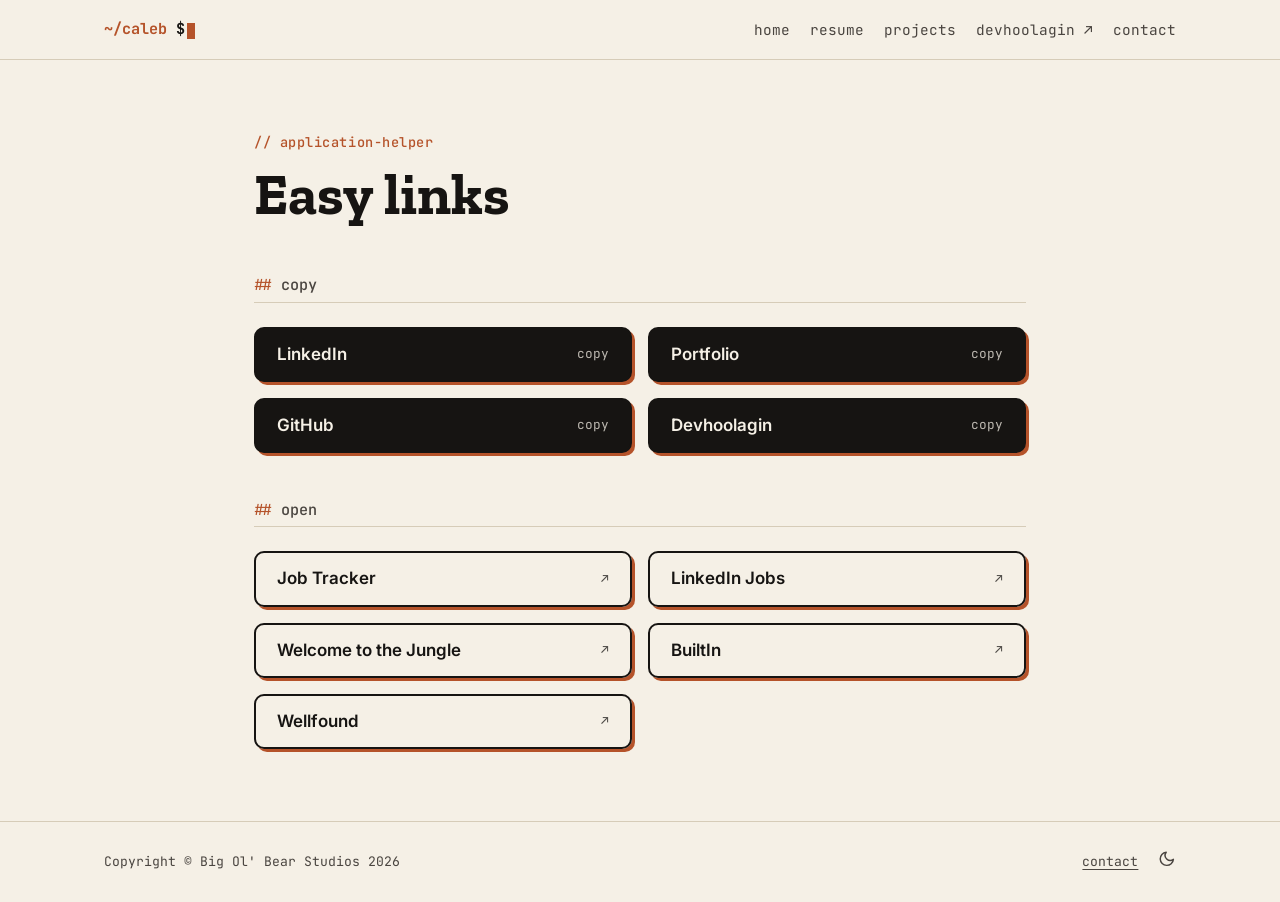
<file: applicationHelper.html>
<!DOCTYPE html>
<html lang="en">
    <head>
        <meta charset="utf-8" />
        <meta name="viewport" content="width=device-width, initial-scale=1" />
        <meta name="robots" content="noindex" />
        <meta name="author" content="Caleb Cunningham" />
        <title>Caleb Cunningham — Application Helper</title>
        <link rel="icon" type="image/svg+xml" href="assets/favicon.svg" />
        <link rel="preconnect" href="https://fonts.googleapis.com" />
        <link rel="preconnect" href="https://fonts.gstatic.com" crossorigin />
        <link href="https://fonts.googleapis.com/css2?family=Inter:wght@400;500;600&amp;family=JetBrains+Mono:wght@400;500;700&amp;family=Zilla+Slab:wght@600;700&amp;display=swap" rel="stylesheet" />
        <link href="css/styles.css" rel="stylesheet" />
        <script>
            // Set the theme before paint so dark mode doesn't flash light
            try {
                const saved = localStorage.getItem("theme");
                document.documentElement.dataset.theme = saved || (matchMedia("(prefers-color-scheme: dark)").matches ? "dark" : "light");
            } catch (e) {}
        </script>
    </head>
    <body>
        <!-- Navigation-->
        <nav class="site-nav">
            <div class="container inner">
                <a class="brand" href="index.html"><span class="prompt">~/caleb</span> $<span class="cursor" aria-hidden="true"></span></a>
                <ul>
                    <li><a href="index.html">home</a></li>
                    <li><a href="resume.html">resume</a></li>
                    <li><a href="projects.html">projects</a></li>
                    <li><a href="https://threehoolagins.github.io/devhoolagin/">devhoolagin ↗</a></li>
                    <li><a href="contact.html">contact</a></li>
                </ul>
            </div>
        </nav>
        <main>
            <section class="section">
                <div class="container narrow">
                    <p class="eyebrow">// application-helper</p>
                    <h1>Easy links</h1>

                    <h2 class="section-title">copy</h2>
                    <div class="helper-grid">
                        <button class="btn" type="button" data-copy="www.linkedin.com/in/calebbcunningham">LinkedIn <span class="hint">copy</span></button>
                        <button class="btn" type="button" data-copy="threehoolagins.github.io">Portfolio <span class="hint">copy</span></button>
                        <button class="btn" type="button" data-copy="github.com/ThreeHoolagins">GitHub <span class="hint">copy</span></button>
                        <button class="btn" type="button" data-copy="threehoolagins.github.io/devhoolagin">Devhoolagin <span class="hint">copy</span></button>
                    </div>

                    <h2 class="section-title">open</h2>
                    <div class="helper-grid">
                        <a class="btn btn--ghost" href="https://docs.google.com/spreadsheets/d/10IO0OaeGypXsavsUPDRRC5KcO5eFD1Vr2EKQQh9Mto8" target="_blank" rel="noopener">Job Tracker <span class="hint">↗</span></a>
                        <a class="btn btn--ghost" href="https://linkedin.com/jobs" target="_blank" rel="noopener">LinkedIn Jobs <span class="hint">↗</span></a>
                        <a class="btn btn--ghost" href="https://app.welcometothejungle.com/jobs" target="_blank" rel="noopener">Welcome to the Jungle <span class="hint">↗</span></a>
                        <a class="btn btn--ghost" href="https://builtin.com/" target="_blank" rel="noopener">BuiltIn <span class="hint">↗</span></a>
                        <a class="btn btn--ghost" href="https://wellfound.com/jobs" target="_blank" rel="noopener">Wellfound <span class="hint">↗</span></a>
                    </div>
                </div>
            </section>
        </main>
        <!-- Footer-->
        <footer class="site-footer">
            <div class="container inner">
                <div>Copyright &copy; Big Ol' Bear Studios 2026</div>
                <ul>
                    <li><a href="contact.html">contact</a></li>
                    <li>
                        <button class="theme-toggle" type="button" aria-label="Toggle dark mode">
                            <svg class="icon-moon" viewBox="0 0 24 24" aria-hidden="true"><path d="M21 12.8A9 9 0 1 1 11.2 3a7 7 0 0 0 9.8 9.8z" /></svg>
                            <svg class="icon-sun" viewBox="0 0 24 24" aria-hidden="true"><circle cx="12" cy="12" r="4" /><path d="M12 2v2M12 20v2M4.9 4.9l1.4 1.4M17.7 17.7l1.4 1.4M2 12h2M20 12h2M4.9 19.1l1.4-1.4M17.7 6.3l1.4-1.4" /></svg>
                        </button>
                    </li>
                </ul>
            </div>
        </footer>
        <script src="js/scripts.js"></script>
    </body>
</html>
</file>
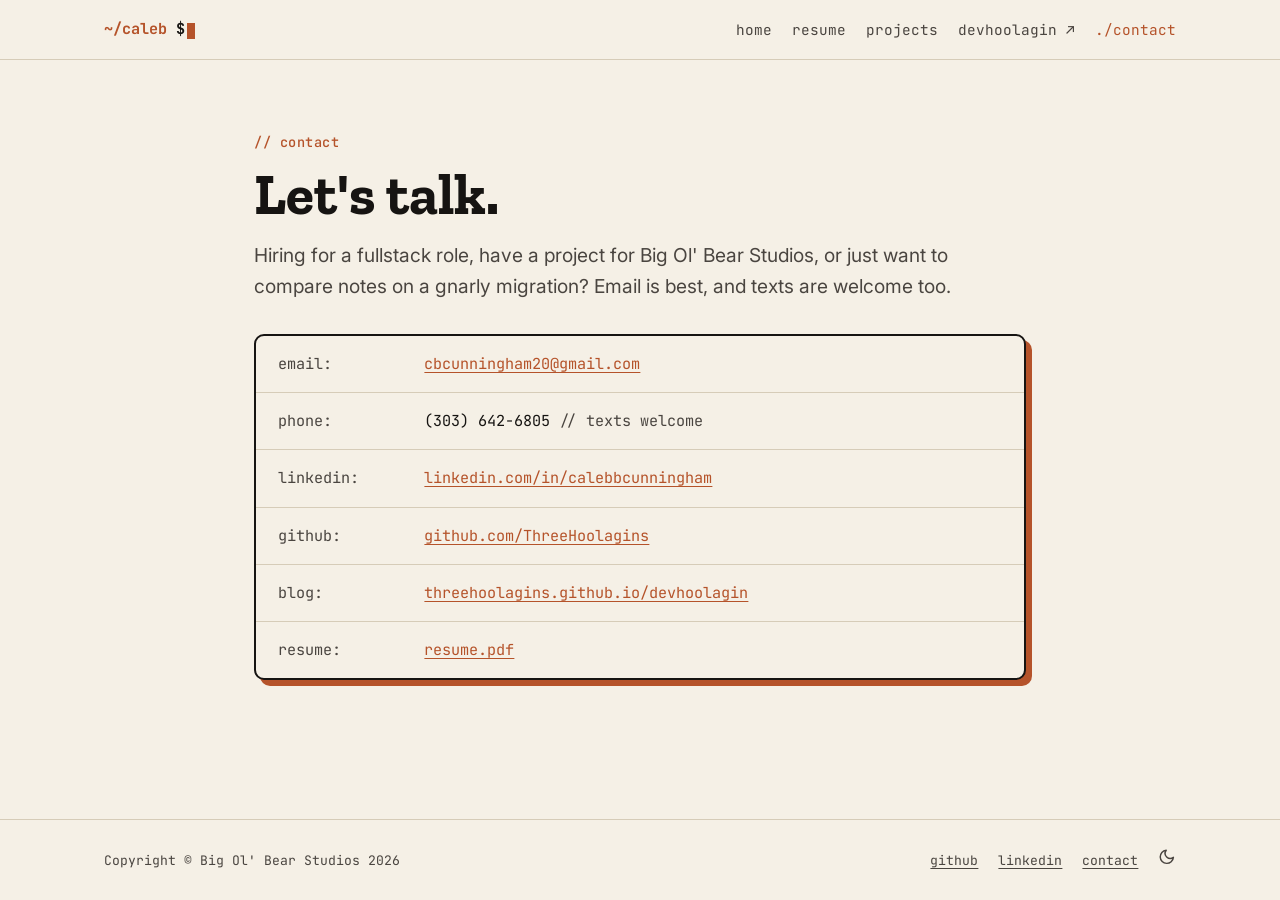
<file: contact.html>
<!DOCTYPE html>
<html lang="en">
    <head>
        <meta charset="utf-8" />
        <meta name="viewport" content="width=device-width, initial-scale=1" />
        <meta name="description" content="Get in touch with Caleb Cunningham." />
        <meta name="author" content="Caleb Cunningham" />
        <title>Caleb Cunningham — Contact</title>
        <link rel="icon" type="image/svg+xml" href="assets/favicon.svg" />
        <link rel="preconnect" href="https://fonts.googleapis.com" />
        <link rel="preconnect" href="https://fonts.gstatic.com" crossorigin />
        <link href="https://fonts.googleapis.com/css2?family=Inter:wght@400;500;600&amp;family=JetBrains+Mono:wght@400;500;700&amp;family=Zilla+Slab:wght@600;700&amp;display=swap" rel="stylesheet" />
        <link href="css/styles.css" rel="stylesheet" />
        <script>
            // Set the theme before paint so dark mode doesn't flash light
            try {
                const saved = localStorage.getItem("theme");
                document.documentElement.dataset.theme = saved || (matchMedia("(prefers-color-scheme: dark)").matches ? "dark" : "light");
            } catch (e) {}
        </script>
        <script defer src="https://analytics.bigolbearstudios.com/script.js" data-website-id="808685d0-a4b0-4a99-a79c-75417ef87800"></script>
    </head>
    <body>
        <!-- Navigation-->
        <nav class="site-nav">
            <div class="container inner">
                <a class="brand" href="index.html"><span class="prompt">~/caleb</span> $<span class="cursor" aria-hidden="true"></span></a>
                <ul>
                    <li><a href="index.html">home</a></li>
                    <li><a href="resume.html">resume</a></li>
                    <li><a href="projects.html">projects</a></li>
                    <li><a href="https://threehoolagins.github.io/devhoolagin/" target="_blank" rel="noopener">devhoolagin ↗</a></li>
                    <li><a href="contact.html" aria-current="page">contact</a></li>
                </ul>
            </div>
        </nav>
        <main>
            <section class="section">
                <div class="container narrow">
                    <p class="eyebrow">// contact</p>
                    <h1>Let's talk.</h1>
                    <p class="lede">Hiring for a fullstack role, have a project for Big Ol' Bear Studios, or just want to compare notes on a gnarly migration? Email is best, and texts are welcome too.</p>
                    <ul class="contact-list">
                        <li><span class="key">email</span><a href="mailto:cbcunningham20@gmail.com">cbcunningham20@gmail.com</a></li>
                        <li><span class="key">phone</span><span>(303) 642-6805 <span class="muted">// texts welcome</span></span></li>
                        <li><span class="key">linkedin</span><a href="https://www.linkedin.com/in/calebbcunningham" target="_blank" rel="noopener">linkedin.com/in/calebbcunningham</a></li>
                        <li><span class="key">github</span><a href="https://github.com/ThreeHoolagins" target="_blank" rel="noopener">github.com/ThreeHoolagins</a></li>
                        <li><span class="key">blog</span><a href="https://threehoolagins.github.io/devhoolagin/">threehoolagins.github.io/devhoolagin</a></li>
                        <li><span class="key">resume</span><a href="assets/caleb_cunningham_senior_software_engineer.pdf" target="_blank" rel="noopener">resume.pdf</a></li>
                    </ul>
                </div>
            </section>
        </main>
        <!-- Footer-->
        <footer class="site-footer">
            <div class="container inner">
                <div>Copyright <a class="secret" href="./applicationHelper.html">&copy;</a> Big Ol' Bear Studios 2026</div>
                <ul>
                    <li><a href="https://github.com/ThreeHoolagins" target="_blank" rel="noopener">github</a></li>
                    <li><a href="https://www.linkedin.com/in/calebbcunningham/" target="_blank" rel="noopener">linkedin</a></li>
                    <li><a href="contact.html">contact</a></li>
                    <li>
                        <button class="theme-toggle" type="button" aria-label="Toggle dark mode">
                            <svg class="icon-moon" viewBox="0 0 24 24" aria-hidden="true"><path d="M21 12.8A9 9 0 1 1 11.2 3a7 7 0 0 0 9.8 9.8z" /></svg>
                            <svg class="icon-sun" viewBox="0 0 24 24" aria-hidden="true"><circle cx="12" cy="12" r="4" /><path d="M12 2v2M12 20v2M4.9 4.9l1.4 1.4M17.7 17.7l1.4 1.4M2 12h2M20 12h2M4.9 19.1l1.4-1.4M17.7 6.3l1.4-1.4" /></svg>
                        </button>
                    </li>
                </ul>
            </div>
        </footer>
        <script src="js/scripts.js"></script>
    </body>
</html>
</file>
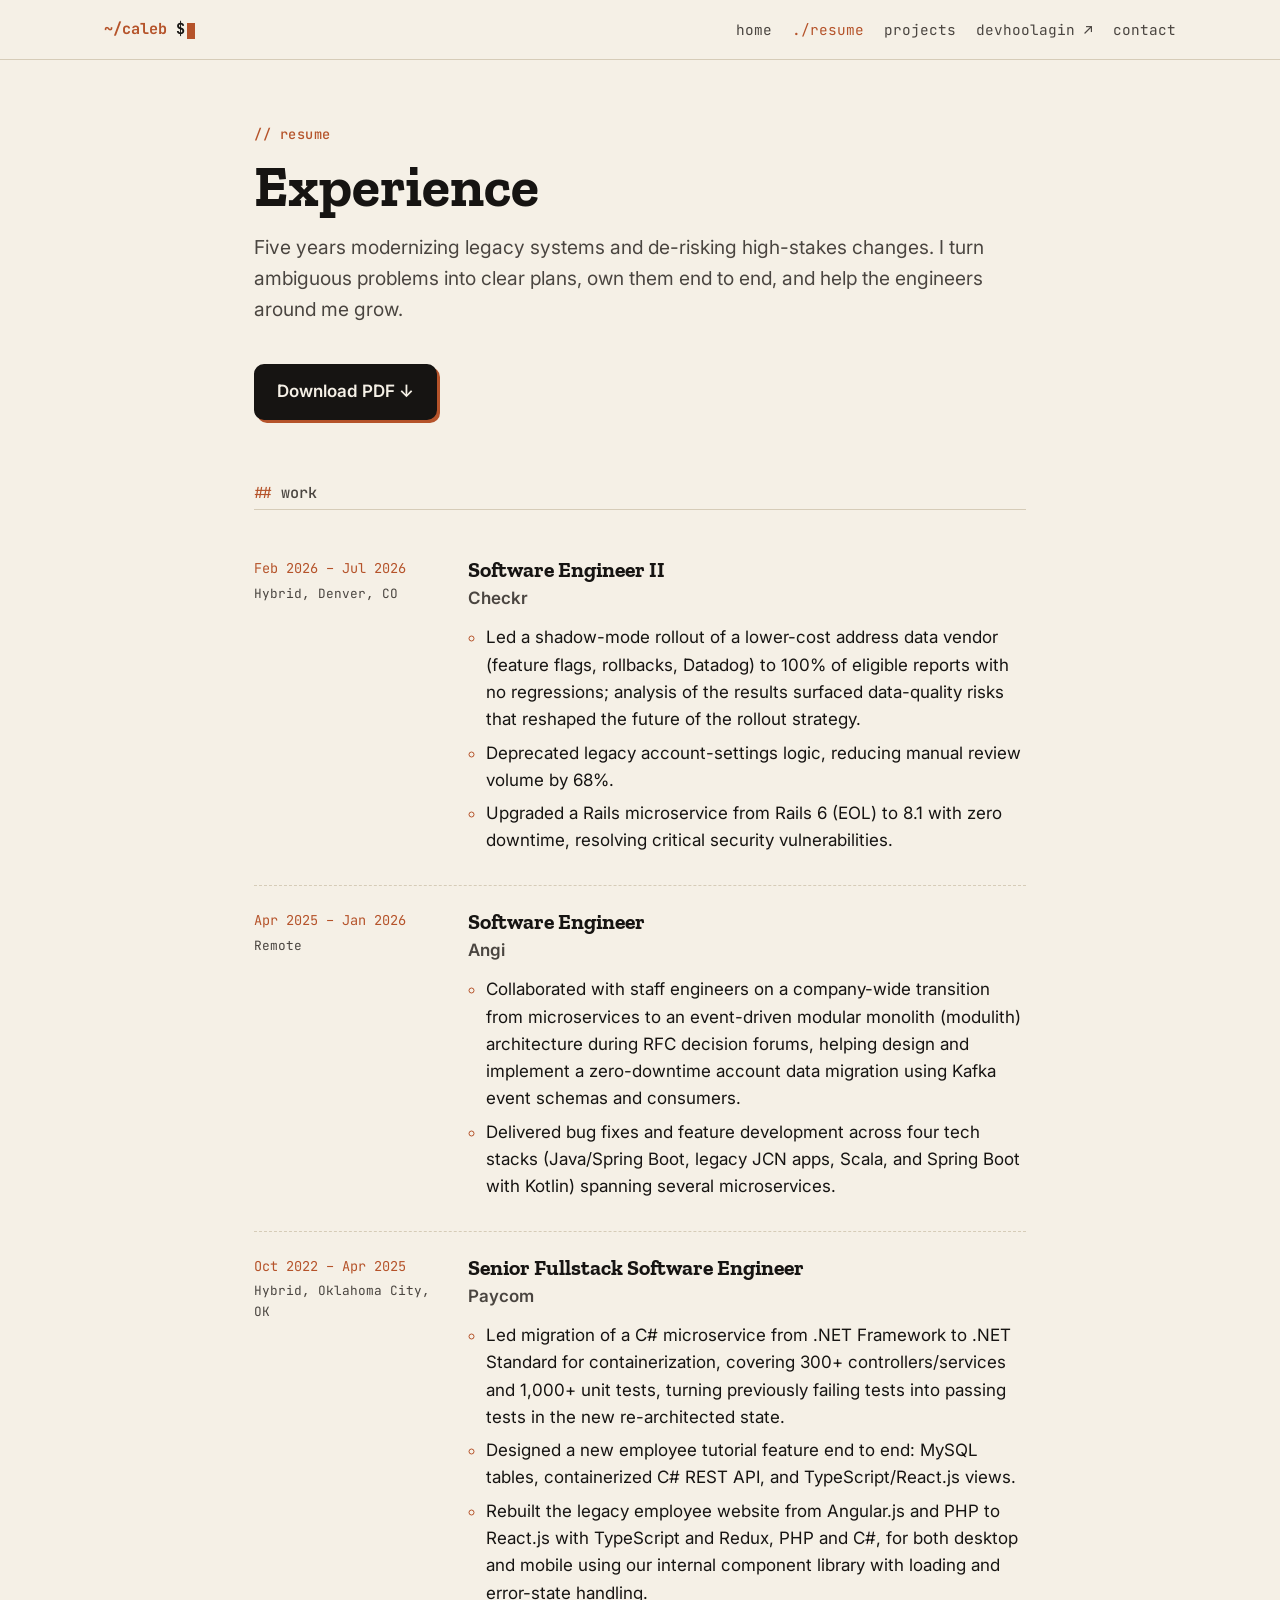
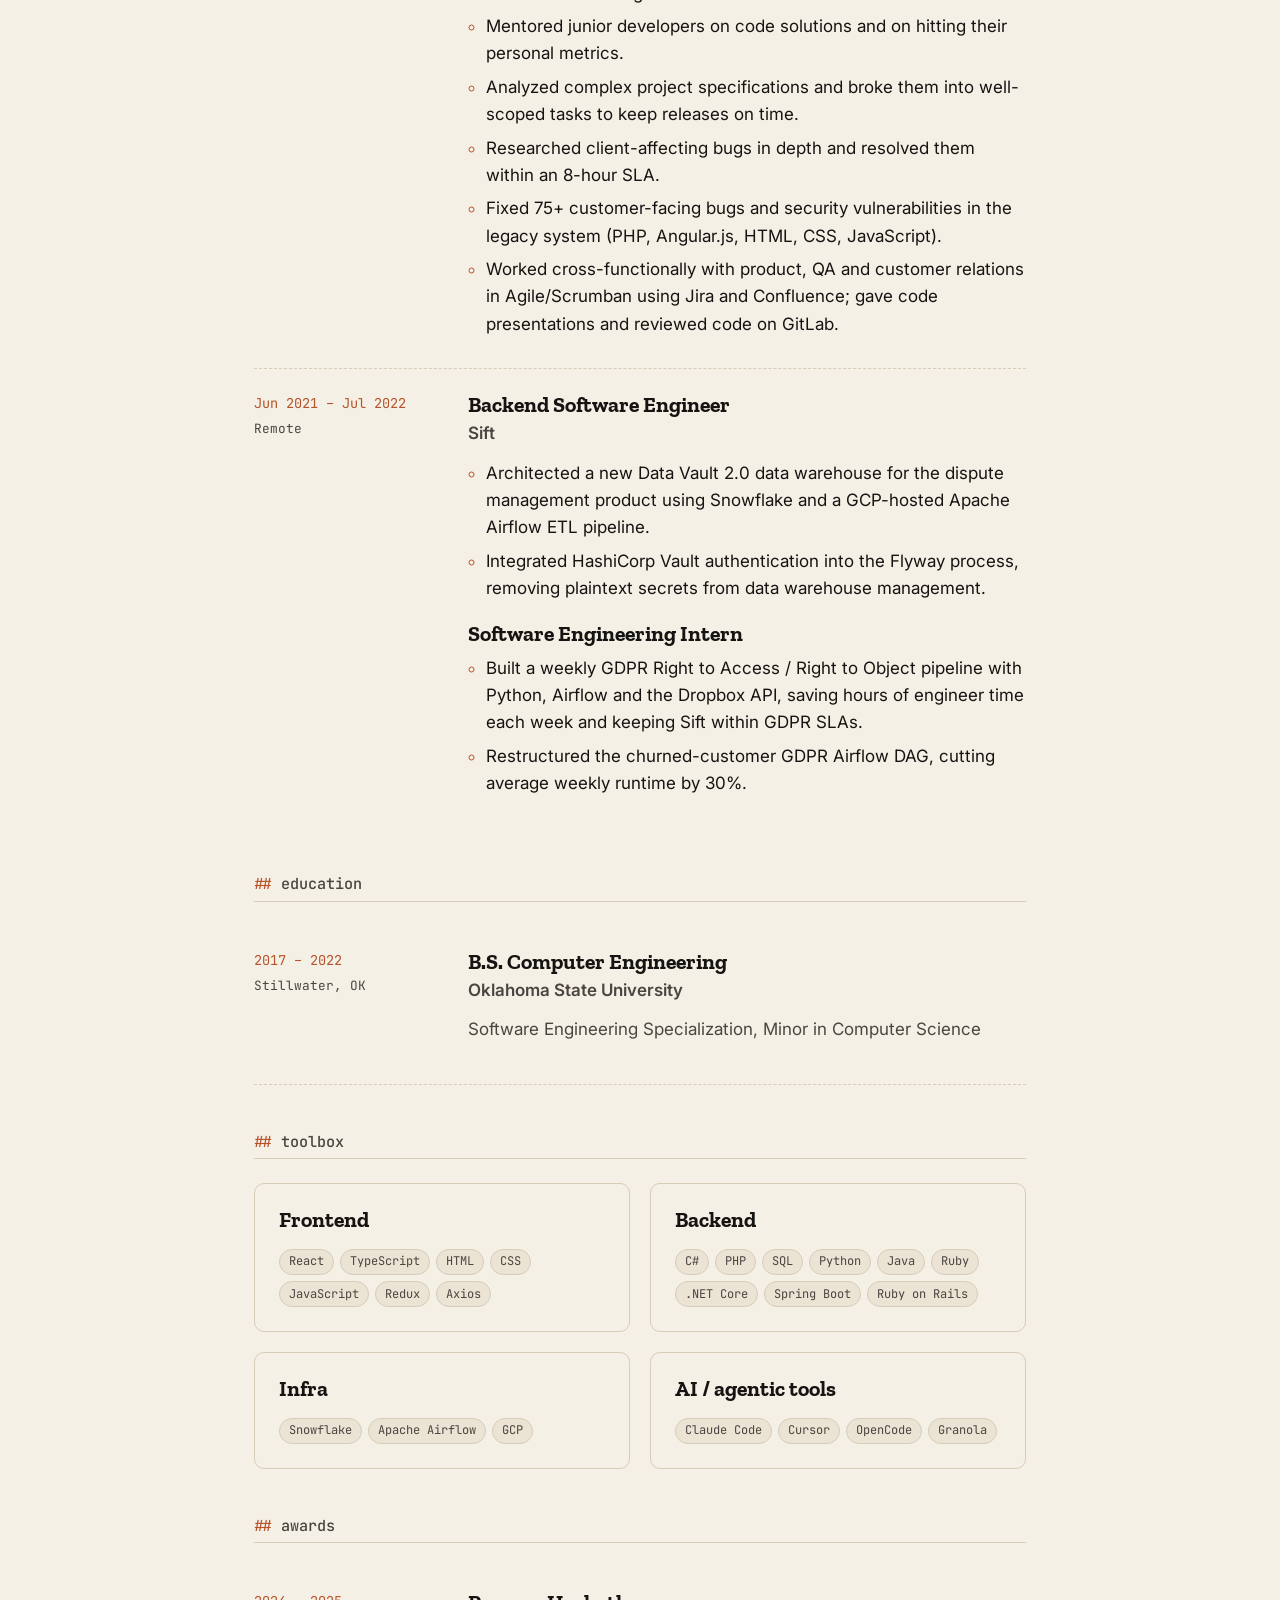
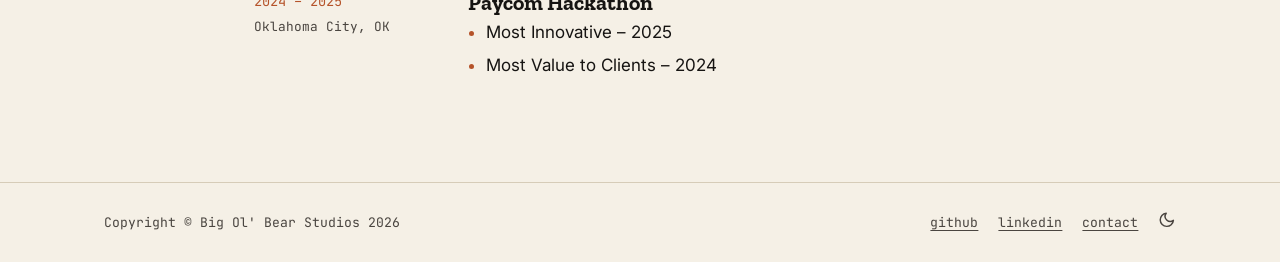
<file: resume.html>
<!DOCTYPE html>
<html lang="en">
    <head>
        <meta charset="utf-8" />
        <meta name="viewport" content="width=device-width, initial-scale=1" />
        <meta name="description" content="Resume of Caleb Cunningham, fullstack software engineer." />
        <meta name="author" content="Caleb Cunningham" />
        <title>Caleb Cunningham — Resume</title>
        <link rel="icon" type="image/svg+xml" href="assets/favicon.svg" />
        <link rel="preconnect" href="https://fonts.googleapis.com" />
        <link rel="preconnect" href="https://fonts.gstatic.com" crossorigin />
        <link href="https://fonts.googleapis.com/css2?family=Inter:wght@400;500;600&amp;family=JetBrains+Mono:wght@400;500;700&amp;family=Zilla+Slab:wght@600;700&amp;display=swap" rel="stylesheet" />
        <link href="css/styles.css" rel="stylesheet" />
        <script>
            // Set the theme before paint so dark mode doesn't flash light
            try {
                const saved = localStorage.getItem("theme");
                document.documentElement.dataset.theme = saved || (matchMedia("(prefers-color-scheme: dark)").matches ? "dark" : "light");
            } catch (e) {}
        </script>
        <script defer src="https://analytics.bigolbearstudios.com/script.js" data-website-id="808685d0-a4b0-4a99-a79c-75417ef87800"></script>
    </head>
    <body>
        <!-- Navigation-->
        <nav class="site-nav">
            <div class="container inner">
                <a class="brand" href="index.html"><span class="prompt">~/caleb</span> $<span class="cursor" aria-hidden="true"></span></a>
                <ul>
                    <li><a href="index.html">home</a></li>
                    <li><a href="resume.html" aria-current="page">resume</a></li>
                    <li><a href="projects.html">projects</a></li>
                    <li><a href="https://threehoolagins.github.io/devhoolagin/" target="_blank" rel="noopener">devhoolagin ↗</a></li>
                    <li><a href="contact.html">contact</a></li>
                </ul>
            </div>
        </nav>
        <main>
            <header class="page-head">
                <div class="container narrow row">
                    <div>
                        <p class="eyebrow">// resume</p>
                        <h1>Experience</h1>
                        <p class="lede">Five years modernizing legacy systems and de-risking high-stakes changes. I turn ambiguous problems into clear plans, own them end to end, and help the engineers around me grow.</p>
                    </div>
                    <a class="btn" href="assets/caleb_cunningham_senior_software_engineer.pdf" target="_blank" rel="noopener">Download PDF ↓</a>
                </div>
            </header>
            <section class="container narrow" style="padding-bottom: 4.5rem">
                <h2 class="section-title">work</h2>
                <ol class="timeline">
                    <li class="job">
                        <div>
                            <div class="job__when">Feb 2026 – Jul 2026</div>
                            <div class="job__where">Hybrid, Denver, CO</div>
                        </div>
                        <div>
                            <h3>Software Engineer II</h3>
                            <div class="company">Checkr</div>
                            <ul>
                                <li>Led a shadow-mode rollout of a lower-cost address data vendor (feature flags, rollbacks, Datadog) to 100% of eligible reports with no regressions; analysis of the results surfaced data-quality risks that reshaped the future of the rollout strategy.</li>
                                <li>Deprecated legacy account-settings logic, reducing manual review volume by 68%.</li>
                                <li>Upgraded a Rails microservice from Rails 6 (EOL) to 8.1 with zero downtime, resolving critical security vulnerabilities.</li>
                            </ul>
                        </div>
                    </li>
                    <li class="job">
                        <div>
                            <div class="job__when">Apr 2025 – Jan 2026</div>
                            <div class="job__where">Remote</div>
                        </div>
                        <div>
                            <h3>Software Engineer</h3>
                            <div class="company">Angi</div>
                            <ul>
                                <li>Collaborated with staff engineers on a company-wide transition from microservices to an event-driven modular monolith (modulith) architecture during RFC decision forums, helping design and implement a zero-downtime account data migration using Kafka event schemas and consumers.</li>
                                <li>Delivered bug fixes and feature development across four tech stacks (Java/Spring Boot, legacy JCN apps, Scala, and Spring Boot with Kotlin) spanning several microservices.</li>
                            </ul>
                        </div>
                    </li>
                    <li class="job">
                        <div>
                            <div class="job__when">Oct 2022 – Apr 2025</div>
                            <div class="job__where">Hybrid, Oklahoma City, OK</div>
                        </div>
                        <div>
                            <h3>Senior Fullstack Software Engineer</h3>
                            <div class="company">Paycom</div>
                            <ul>
                                <li>Led migration of a C# microservice from .NET Framework to .NET Standard for containerization, covering 300+ controllers/services and 1,000+ unit tests, turning previously failing tests into passing tests in the new re-architected state.</li>
                                <li>Designed a new employee tutorial feature end to end: MySQL tables, containerized C# REST API, and TypeScript/React.js views.</li>
                                <li>Rebuilt the legacy employee website from Angular.js and PHP to React.js with TypeScript and Redux, PHP and C#, for both desktop and mobile using our internal component library with loading and error-state handling.</li>
                                <li>Mentored junior developers on code solutions and on hitting their personal metrics.</li>
                                <li>Analyzed complex project specifications and broke them into well-scoped tasks to keep releases on time.</li>
                                <li>Researched client-affecting bugs in depth and resolved them within an 8-hour SLA.</li>
                                <li>Fixed 75+ customer-facing bugs and security vulnerabilities in the legacy system (PHP, Angular.js, HTML, CSS, JavaScript).</li>
                                <li>Worked cross-functionally with product, QA and customer relations in Agile/Scrumban using Jira and Confluence; gave code presentations and reviewed code on GitLab.</li>
                            </ul>
                        </div>
                    </li>
                    <li class="job">
                        <div>
                            <div class="job__when">Jun 2021 – Jul 2022</div>
                            <div class="job__where">Remote</div>
                        </div>
                        <div>
                            <h3>Backend Software Engineer</h3>
                            <div class="company">Sift</div>
                            <ul>
                                <li>Architected a new Data Vault 2.0 data warehouse for the dispute management product using Snowflake and a GCP-hosted Apache Airflow ETL pipeline.</li>
                                <li>Integrated HashiCorp Vault authentication into the Flyway process, removing plaintext secrets from data warehouse management.</li>
                            </ul>
                            <h3 class="job__role">Software Engineering Intern</h3>
                            <ul>
                                <li>Built a weekly GDPR Right to Access / Right to Object pipeline with Python, Airflow and the Dropbox API, saving hours of engineer time each week and keeping Sift within GDPR SLAs.</li>
                                <li>Restructured the churned-customer GDPR Airflow DAG, cutting average weekly runtime by 30%.</li>
                            </ul>
                        </div>
                    </li>
                </ol>

                <h2 class="section-title">education</h2>
                <div class="job">
                    <div>
                        <div class="job__when">2017 – 2022</div>
                        <div class="job__where">Stillwater, OK</div>
                    </div>
                    <div>
                        <h3>B.S. Computer Engineering</h3>
                        <div class="company">Oklahoma State University</div>
                        <p class="muted">Software Engineering Specialization, Minor in Computer Science</p>
                    </div>
                </div>

                <h2 class="section-title">toolbox</h2>
                <div class="skills">
                    <div class="card">
                        <h3>Frontend</h3>
                        <ul class="tags"><li>React</li><li>TypeScript</li><li>HTML</li><li>CSS</li><li>JavaScript</li><li>Redux</li><li>Axios</li></ul>
                    </div>
                    <div class="card">
                        <h3>Backend</h3>
                        <ul class="tags"><li>C#</li><li>PHP</li><li>SQL</li><li>Python</li><li>Java</li><li>Ruby</li><li>.NET Core</li><li>Spring Boot</li><li>Ruby on Rails</li></ul>
                    </div>
                    <div class="card">
                        <h3>Infra</h3>
                        <ul class="tags"><li>Snowflake</li><li>Apache Airflow</li><li>GCP</li></ul>
                    </div>
                    <div class="card">
                        <h3>AI / agentic tools</h3>
                        <ul class="tags"><li>Claude Code</li><li>Cursor</li><li>OpenCode</li><li>Granola</li></ul>
                    </div>
                </div>

                <h2 class="section-title">awards</h2>
                <div class="job">
                    <div>
                        <div class="job__when">2024 – 2025</div>
                        <div class="job__where">Oklahoma City, OK</div>
                    </div>
                    <div>
                        <h3>Paycom Hackathon</h3>
                        <ul>
                            <li>Most Innovative – 2025</li>
                            <li>Most Value to Clients – 2024</li>
                        </ul>
                    </div>
                </div>
            </section>
        </main>
        <!-- Footer-->
        <footer class="site-footer">
            <div class="container inner">
                <div>Copyright <a class="secret" href="./applicationHelper.html">&copy;</a> Big Ol' Bear Studios 2026</div>
                <ul>
                    <li><a href="https://github.com/ThreeHoolagins" target="_blank" rel="noopener">github</a></li>
                    <li><a href="https://www.linkedin.com/in/calebbcunningham/" target="_blank" rel="noopener">linkedin</a></li>
                    <li><a href="contact.html">contact</a></li>
                    <li>
                        <button class="theme-toggle" type="button" aria-label="Toggle dark mode">
                            <svg class="icon-moon" viewBox="0 0 24 24" aria-hidden="true"><path d="M21 12.8A9 9 0 1 1 11.2 3a7 7 0 0 0 9.8 9.8z" /></svg>
                            <svg class="icon-sun" viewBox="0 0 24 24" aria-hidden="true"><circle cx="12" cy="12" r="4" /><path d="M12 2v2M12 20v2M4.9 4.9l1.4 1.4M17.7 17.7l1.4 1.4M2 12h2M20 12h2M4.9 19.1l1.4-1.4M17.7 6.3l1.4-1.4" /></svg>
                        </button>
                    </li>
                </ul>
            </div>
        </footer>
        <script src="js/scripts.js"></script>
    </body>
</html>
</file>
<file: css/styles.css>
/*
 * Caleb Cunningham — portfolio
 * Palette: Big Ol' Bear Studios (paper / ink / rust) with Anthropic neutrals + accents
 * for the code-ish bits.
 */

:root {
    /* Big Ol' Bear Studios */
    --paper: #f5f0e6;
    --paper-2: #ebe3d3;
    --ink: #161412;
    --ink-soft: #4a4540;
    --accent: #b5532a;
    --accent-ink: #fff;
    --line: #d6ccb8;

    /* Anthropic */
    --term-bg: #141413;
    --term-fg: #faf9f5;
    --term-mute: #b0aea5;
    --term-line: #2b2a27;
    --clay: #d97757;
    --sky: #6a9bcc;
    --olive: #788c5d;

    --radius: 10px;
    --max: 1120px;
    --font-display: "Zilla Slab", "Rockwell", Georgia, serif;
    --font-body: "Inter", system-ui, -apple-system, "Segoe UI", Roboto, sans-serif;
    --font-mono: "JetBrains Mono", ui-monospace, "SFMono-Regular", Menlo, Consolas, monospace;
}

/* Dark mode: set on <html> by the inline script in each page's <head> */
html[data-theme="dark"] {
    /* Big Ol' Bear paper/ink, inverted: warm charcoal + cream */
    --paper: #1b1917;
    --paper-2: #23201d;
    --ink: #f2ebdf;
    --ink-soft: #b8ae9f;
    --accent: #d97757; /* rust lifted to clay so it reads on dark */
    --accent-ink: #141413;
    --line: #3a342d;

    /* Terminal sits one step darker than the page */
    --term-bg: #121110;
    color-scheme: dark;
}

/* Cream outlines get loud on dark; soften them */
html[data-theme="dark"] .terminal,
html[data-theme="dark"] .about__photo,
html[data-theme="dark"] .card,
html[data-theme="dark"] .project {
    border-color: #4a433a;
}

html[data-theme="dark"] .teaser {
    border-color: #5a5247;
}

html[data-theme="dark"] .teaser::before {
    background: repeating-linear-gradient(-45deg, #121110 0 10px, #e0b020 10px 20px);
}

/* The CTA is a dark band on paper; on dark it becomes a raised panel */
html[data-theme="dark"] .cta {
    background: #262220;
    border-top: 1px solid var(--line);
}

html[data-theme="dark"] .cta .btn:not(.btn--ghost),
html[data-theme="dark"] .cta .btn:not(.btn--ghost):hover {
    color: #141413;
}

html[data-theme="dark"] .about__photo img {
    filter: brightness(0.92);
}

*,
*::before,
*::after {
    box-sizing: border-box;
}

html {
    scroll-behavior: smooth;
}

body {
    margin: 0;
    min-height: 100dvh;
    display: flex;
    flex-direction: column;
    background: var(--paper);
    color: var(--ink);
    font-family: var(--font-body);
    font-size: 1.0625rem;
    line-height: 1.6;
    -webkit-font-smoothing: antialiased;
}

main {
    flex: 1;
}

h1,
h2,
h3 {
    font-family: var(--font-display);
    font-weight: 700;
    line-height: 1.15;
    margin: 0 0 0.75rem;
}

h1 {
    font-size: clamp(2.3rem, 5vw, 3.6rem);
}

h2 {
    font-size: clamp(1.7rem, 3.5vw, 2.4rem);
}

h3 {
    font-size: 1.35rem;
}

p {
    margin: 0 0 1rem;
}

a {
    color: var(--accent);
    text-underline-offset: 3px;
}

a:hover {
    color: var(--ink);
}

img {
    max-width: 100%;
    display: block;
}

code,
.mono {
    font-family: var(--font-mono);
}

:focus-visible {
    outline: 2px solid var(--accent);
    outline-offset: 3px;
}

.container {
    width: 100%;
    max-width: var(--max);
    margin: 0 auto;
    padding: 0 1.5rem;
}

.narrow {
    max-width: 820px;
}

.section {
    padding: 4.5rem 0;
}

.section--alt {
    background: var(--paper-2);
    border-top: 1px solid var(--line);
    border-bottom: 1px solid var(--line);
}

.eyebrow {
    font-family: var(--font-mono);
    font-size: 0.85rem;
    font-weight: 500;
    letter-spacing: 0.04em;
    color: var(--accent);
    margin-bottom: 0.5rem;
}

.lede {
    font-size: 1.2rem;
    color: var(--ink-soft);
    max-width: 62ch;
}

.muted {
    color: var(--ink-soft);
}

/* ---------- Nav ---------- */

.site-nav {
    border-bottom: 1px solid var(--line);
    background: var(--paper);
    position: sticky;
    top: 0;
    z-index: 10;
}

.site-nav .inner {
    display: flex;
    align-items: center;
    justify-content: space-between;
    flex-wrap: wrap;
    gap: 0.75rem 1.5rem;
    padding-top: 1rem;
    padding-bottom: 1rem;
}

.brand {
    font-family: var(--font-mono);
    font-weight: 700;
    font-size: 0.95rem;
    color: var(--ink);
    text-decoration: none;
}

.brand .prompt {
    color: var(--accent);
}

.brand .cursor {
    display: inline-block;
    width: 0.55em;
    height: 1.1em;
    margin-left: 2px;
    vertical-align: text-bottom;
    background: var(--accent);
    animation: blink 1.1s steps(1) infinite;
}

@keyframes blink {
    50% {
        opacity: 0;
    }
}

.site-nav ul {
    list-style: none;
    margin: 0;
    padding: 0;
    display: flex;
    flex-wrap: wrap;
    gap: 0.25rem 1.25rem;
}

.site-nav ul a {
    font-family: var(--font-mono);
    font-size: 0.9rem;
    color: var(--ink-soft);
    text-decoration: none;
}

.site-nav ul a:hover,
.site-nav ul a[aria-current="page"] {
    color: var(--accent);
}

.site-nav ul a[aria-current="page"]::before {
    content: "./";
}

/* ---------- Buttons ---------- */

.btn {
    display: inline-flex;
    align-items: center;
    gap: 0.5rem;
    padding: 0.75rem 1.3rem;
    border: 2px solid var(--ink);
    border-radius: var(--radius);
    background: var(--ink);
    color: var(--paper);
    font: inherit;
    font-weight: 600;
    text-decoration: none;
    cursor: pointer;
    box-shadow: 3px 3px 0 var(--accent);
    transition: transform 0.12s, box-shadow 0.12s;
}

.btn:hover {
    color: var(--paper);
    box-shadow: 5px 5px 0 var(--accent);
    transform: translate(-1px, -1px);
}

.btn--ghost {
    background: transparent;
    color: var(--ink);
}

.btn--ghost:hover {
    color: var(--ink);
}

.actions {
    display: flex;
    flex-wrap: wrap;
    gap: 1rem;
    margin-top: 1.75rem;
}

/* ---------- Hero ---------- */

.hero {
    padding: 5rem 0 4.5rem;
}

.hero .inner {
    display: grid;
    grid-template-columns: 1.15fr 1fr;
    gap: 3rem;
    align-items: center;
}

.hero h1 .hl {
    color: var(--accent);
}

/* ---------- Terminal card ---------- */

.terminal {
    background: var(--term-bg);
    color: var(--term-fg);
    border-radius: var(--radius);
    border: 2px solid var(--ink);
    box-shadow: 6px 6px 0 var(--accent);
    font-family: var(--font-mono);
    font-size: 0.88rem;
    line-height: 1.7;
    overflow: hidden;
}

.terminal__bar {
    display: flex;
    align-items: center;
    gap: 0.4rem;
    padding: 0.6rem 0.9rem;
    border-bottom: 1px solid var(--term-line);
    color: var(--term-mute);
    font-size: 0.78rem;
}

.terminal__bar .dot {
    width: 0.7rem;
    height: 0.7rem;
    border-radius: 50%;
    background: var(--term-line);
}

.terminal__bar .dot:nth-child(1) {
    background: var(--clay);
}

.terminal__bar .dot:nth-child(2) {
    background: #c9a227;
}

.terminal__bar .dot:nth-child(3) {
    background: var(--olive);
}

.terminal__bar .title {
    margin-left: 0.6rem;
}

.terminal pre {
    margin: 0;
    padding: 1.1rem 1.25rem 1.3rem;
    white-space: pre-wrap;
    font: inherit;
}

.t-prompt {
    color: var(--clay);
}

.t-key {
    color: var(--sky);
}

.t-str {
    color: #a9bd8b;
}

.t-mute {
    color: var(--term-mute);
}

/* ---------- About ---------- */

.about {
    display: grid;
    grid-template-columns: 220px 1fr;
    gap: 3rem;
    align-items: start;
}

.about__photo {
    border: 2px solid var(--ink);
    border-radius: var(--radius);
    box-shadow: 5px 5px 0 var(--accent);
    background: var(--paper-2);
    overflow: hidden;
}

.socials {
    display: flex;
    flex-wrap: wrap;
    gap: 0.5rem 1.5rem;
    font-family: var(--font-mono);
    font-size: 0.92rem;
    margin-top: 1.25rem;
}

/* ---------- Cards / grids ---------- */

.grid-3 {
    display: grid;
    grid-template-columns: repeat(3, 1fr);
    gap: 1.25rem;
    margin-top: 2rem;
}

.card {
    background: var(--paper);
    border: 1px solid var(--line);
    border-radius: var(--radius);
    padding: 1.5rem;
}

.section--alt .card {
    background: var(--paper);
}

.card h3 {
    margin-bottom: 0.5rem;
}

.card p:last-child {
    margin-bottom: 0;
}

.tags {
    display: flex;
    flex-wrap: wrap;
    gap: 0.4rem;
    list-style: none;
    padding: 0;
    margin: 1rem 0 0;
}

.tags li {
    font-family: var(--font-mono);
    font-size: 0.75rem;
    padding: 0.15rem 0.55rem;
    border: 1px solid var(--line);
    border-radius: 999px;
    background: var(--paper-2);
    color: var(--ink-soft);
}

/* ---------- Big Ol' Bear Studios ---------- */

.studio-head {
    display: flex;
    align-items: center;
    gap: 1.25rem;
    margin-bottom: 0.5rem;
}

.studio-head__logo {
    width: 72px;
    height: auto;
    flex-shrink: 0;
}

.studio-head h2 {
    margin-bottom: 0;
}

/* FoCodeathon teaser: caution-tape strip */
.teaser {
    margin-top: 1.5rem;
    padding: 1.6rem 1.4rem 1.3rem;
    position: relative;
    border: 2px dashed var(--ink);
    border-radius: var(--radius);
    background: var(--paper);
    color: var(--ink);
    overflow: hidden;
    transition: transform 0.12s, box-shadow 0.12s;
}

.teaser::before {
    content: "";
    position: absolute;
    top: 0;
    left: 0;
    right: 0;
    height: 0.5rem;
    background: repeating-linear-gradient(-45deg, var(--ink) 0 10px, #e0b020 10px 20px);
}

.teaser:hover {
    transform: translate(-1px, -1px);
    box-shadow: 4px 4px 0 var(--accent);
}

.teaser__logo {
    display: block;
    width: 260px;
    max-width: 100%;
    height: auto;
    margin: 0.25rem 0 1rem;
}

.teaser__todo {
    font-family: var(--font-mono);
    font-size: 0.9rem;
    font-weight: 700;
    color: var(--accent);
    margin: 0 0 0.35rem;
}

.teaser__title {
    margin: 0 0 0.5rem;
}

.teaser__body {
    color: var(--ink-soft);
    margin: 0 0 0.9rem;
}

.teaser__meta {
    list-style: none;
    padding: 0;
    margin: 0 0 1rem;
    display: flex;
    flex-wrap: wrap;
    gap: 0.35rem 1.5rem;
    font-size: 0.95rem;
}

.teaser__meta span {
    font-family: var(--font-mono);
    font-size: 0.82rem;
    color: var(--accent);
    margin-right: 0.35rem;
}

.teaser__links {
    display: flex;
    flex-wrap: wrap;
    gap: 0.6rem;
}

.teaser__link {
    font-family: var(--font-mono);
    font-size: 0.88rem;
    font-weight: 500;
    color: var(--ink);
    white-space: nowrap;
    padding: 0.35rem 0.75rem;
    border: 2px solid var(--ink);
    border-radius: var(--radius);
    text-decoration: none;
    transition: transform 0.12s, box-shadow 0.12s;
}

.teaser__link:hover {
    color: var(--ink);
    transform: translate(-1px, -1px);
    box-shadow: 3px 3px 0 var(--accent);
}

.teaser__link:first-child {
    background: var(--ink);
    color: var(--paper);
}

.teaser__link:first-child:hover {
    color: var(--paper);
}

.principles {
    list-style: none;
    padding: 0;
    margin: 1.5rem 0 0;
    display: grid;
    gap: 0.9rem;
}

.principles li {
    padding-left: 1.75rem;
    position: relative;
}

.principles li::before {
    content: "→";
    position: absolute;
    left: 0;
    color: var(--accent);
    font-family: var(--font-mono);
}

/* ---------- CTA ---------- */

.cta {
    background: var(--term-bg);
    color: var(--term-fg);
    text-align: center;
}

.cta .eyebrow {
    color: var(--clay);
}

.cta p {
    color: var(--term-mute);
}

.cta .actions {
    justify-content: center;
}

.cta .btn {
    background: var(--term-fg);
    color: var(--ink);
    border-color: var(--term-fg);
    box-shadow: 3px 3px 0 var(--clay);
}

.cta .btn:hover {
    color: var(--ink);
    box-shadow: 5px 5px 0 var(--clay);
}

.cta .btn--ghost {
    background: transparent;
    color: var(--term-fg);
}

.cta .btn--ghost:hover {
    color: var(--term-fg);
}

/* ---------- Page header ---------- */

.page-head {
    padding: 4rem 0 1rem;
}

.page-head .row {
    display: flex;
    flex-wrap: wrap;
    align-items: flex-end;
    justify-content: space-between;
    gap: 1.5rem;
}

/* ---------- Resume ---------- */

.section-title {
    font-family: var(--font-mono);
    font-size: 0.95rem;
    font-weight: 500;
    color: var(--ink-soft);
    border-bottom: 1px solid var(--line);
    padding-bottom: 0.5rem;
    margin: 3rem 0 1.5rem;
}

.section-title::before {
    content: "## ";
    color: var(--accent);
}

.timeline {
    list-style: none;
    padding: 0;
    margin: 0;
}

.job {
    display: grid;
    grid-template-columns: 190px 1fr;
    gap: 1.5rem;
    padding: 1.5rem 0;
    border-bottom: 1px dashed var(--line);
}

.job:last-child {
    border-bottom: 0;
}

.job__when {
    font-family: var(--font-mono);
    font-size: 0.85rem;
    color: var(--accent);
}

.job__where {
    font-family: var(--font-mono);
    font-size: 0.8rem;
    color: var(--ink-soft);
    margin-top: 0.25rem;
}

.job h3 {
    margin-bottom: 0.15rem;
}

.job .job__role {
    margin-top: 1.25rem;
    margin-bottom: 0.5rem;
}

.job .company {
    color: var(--ink-soft);
    font-weight: 600;
    margin-bottom: 0.75rem;
}

.job ul {
    margin: 0;
    padding-left: 1.1rem;
}

.job li {
    margin-bottom: 0.4rem;
}

.job li::marker {
    color: var(--accent);
}

.skills {
    display: grid;
    grid-template-columns: repeat(2, 1fr);
    gap: 1.25rem;
}

/* ---------- Projects ---------- */

.empty {
    border: 2px dashed var(--line);
    border-radius: var(--radius);
    padding: 2rem;
    font-family: var(--font-mono);
    font-size: 0.92rem;
    color: var(--ink-soft);
}

.empty p:last-child {
    margin-bottom: 0;
}

.project-grid {
    display: grid;
    grid-template-columns: repeat(2, 1fr);
    gap: 1.5rem;
}

.project {
    display: flex;
    flex-direction: column;
    background: var(--paper);
    border: 2px solid var(--ink);
    border-radius: var(--radius);
    overflow: hidden;
    transition: transform 0.12s, box-shadow 0.12s;
}

.project:hover {
    transform: translate(-2px, -2px);
    box-shadow: 5px 5px 0 var(--accent);
}

.project__img {
    aspect-ratio: 16 / 9;
    background: var(--paper-2);
    border-bottom: 2px solid var(--ink);
    overflow: hidden;
}

.project__img img {
    width: 100%;
    height: 100%;
    object-fit: cover;
    object-position: top;
}

.project__body {
    padding: 1.25rem 1.4rem 1.4rem;
    display: flex;
    flex-direction: column;
    flex: 1;
}

.project__body p {
    color: var(--ink-soft);
    font-size: 0.98rem;
}

.project__link {
    margin-top: auto;
    font-family: var(--font-mono);
    font-size: 0.88rem;
    font-weight: 500;
}

.ai-mark {
    width: 1.45em;
    height: 1em;
    vertical-align: -0.15em;
    color: var(--clay);
    fill: currentColor;
    stroke: currentColor;
    stroke-width: 0.4;
    stroke-linecap: square;
    shape-rendering: crispEdges;
    overflow: visible;
}

.project {
    position: relative;
}

.ai-mark--corner {
    position: absolute;
    right: 1.4rem;
    bottom: 1.4rem;
    width: 2rem;
    height: 1.375rem;
}

.ai-legend {
    display: flex;
    flex-wrap: wrap;
    gap: 0.25rem 1.5rem;
    margin: -0.75rem 0 1.5rem;
    font-family: var(--font-mono);
    font-size: 0.8rem;
    color: var(--ink-soft);
}

.page-head .ai-legend {
    margin: 1.5rem 0 0;
}

/* Big Ol' Bear Studios mark: consulting/client projects */
.studio-mark {
    display: inline-block;
    width: auto;
    height: 1.2em;
    vertical-align: -0.25em;
}

html[data-theme="dark"] .studio-mark {
    filter: invert(1);
}

.studio-mark--corner {
    position: absolute;
    right: 1.4rem;
    bottom: 1.4rem;
    height: 1.75rem;
}

.note {
    font-size: 0.95rem;
    color: var(--ink-soft);
    border-left: 3px solid var(--accent);
    padding-left: 1rem;
    margin: 1.5rem 0 0;
}

/* ---------- Contact ---------- */

.contact-list {
    list-style: none;
    padding: 0;
    margin: 2rem 0 0;
    border: 2px solid var(--ink);
    border-radius: var(--radius);
    box-shadow: 6px 6px 0 var(--accent);
    background: var(--paper);
    overflow: hidden;
}

.contact-list li {
    display: grid;
    grid-template-columns: 130px 1fr;
    gap: 1rem;
    padding: 1rem 1.4rem;
    border-bottom: 1px solid var(--line);
    font-family: var(--font-mono);
    font-size: 0.95rem;
}

.contact-list li:last-child {
    border-bottom: 0;
}

.contact-list .key {
    color: var(--ink-soft);
}

.contact-list .key::after {
    content: ":";
}

.contact-list a,
.contact-list span {
    overflow-wrap: anywhere;
}

/* Keep the clickable area to the link text, not the whole grid cell */
.contact-list a {
    justify-self: start;
}

/* ---------- Application helper ---------- */

.helper-grid {
    display: grid;
    grid-template-columns: repeat(2, 1fr);
    gap: 1rem;
}

.helper-grid .btn {
    justify-content: space-between;
    width: 100%;
}

.helper-grid .btn .hint {
    font-family: var(--font-mono);
    font-size: 0.8rem;
    font-weight: 400;
    opacity: 0.75;
}

/* ---------- Footer ---------- */

.site-footer {
    border-top: 1px solid var(--line);
    padding: 1.75rem 0;
    font-family: var(--font-mono);
    font-size: 0.82rem;
    color: var(--ink-soft);
}

.site-footer .inner {
    display: flex;
    flex-wrap: wrap;
    align-items: center;
    justify-content: space-between;
    gap: 0.75rem 1.5rem;
}

.site-footer .secret {
    color: inherit;
    text-decoration: none;
    cursor: text;
}

.site-footer ul {
    list-style: none;
    margin: 0;
    padding: 0;
    display: flex;
    align-items: center;
    flex-wrap: wrap;
    gap: 0.25rem 1.25rem;
}

.site-footer ul a {
    color: var(--ink-soft);
}

.site-footer ul a:hover {
    color: var(--accent);
}

/* Theme toggle: moon in light mode, sun in dark mode */
.theme-toggle {
    display: inline-flex;
    padding: 0;
    border: 0;
    background: none;
    color: var(--ink-soft);
    cursor: pointer;
}

.theme-toggle:hover {
    color: var(--accent);
}

.theme-toggle svg {
    width: 1.1rem;
    height: 1.1rem;
    fill: none;
    stroke: currentColor;
    stroke-width: 2;
    stroke-linecap: round;
    stroke-linejoin: round;
}

.theme-toggle .icon-sun,
html[data-theme="dark"] .theme-toggle .icon-moon {
    display: none;
}

html[data-theme="dark"] .theme-toggle .icon-sun {
    display: block;
}

/* ---------- Responsive ---------- */

@media (max-width: 900px) {
    .hero .inner,
    .about {
        grid-template-columns: 1fr;
    }

    .about__photo {
        max-width: 200px;
    }

    .grid-3 {
        grid-template-columns: 1fr;
    }

    .job {
        grid-template-columns: 1fr;
        gap: 0.5rem;
    }
}

@media (max-width: 700px) {
    .project-grid,
    .skills,
    .helper-grid {
        grid-template-columns: 1fr;
    }

    .contact-list li {
        grid-template-columns: 1fr;
        gap: 0.15rem;
    }

    .section {
        padding: 3.5rem 0;
    }

    .hero {
        padding: 3.5rem 0;
    }
}

@media (prefers-reduced-motion: reduce) {
    .brand .cursor {
        animation: none;
    }

    .btn,
    .project {
        transition: none;
    }
}
</file>
